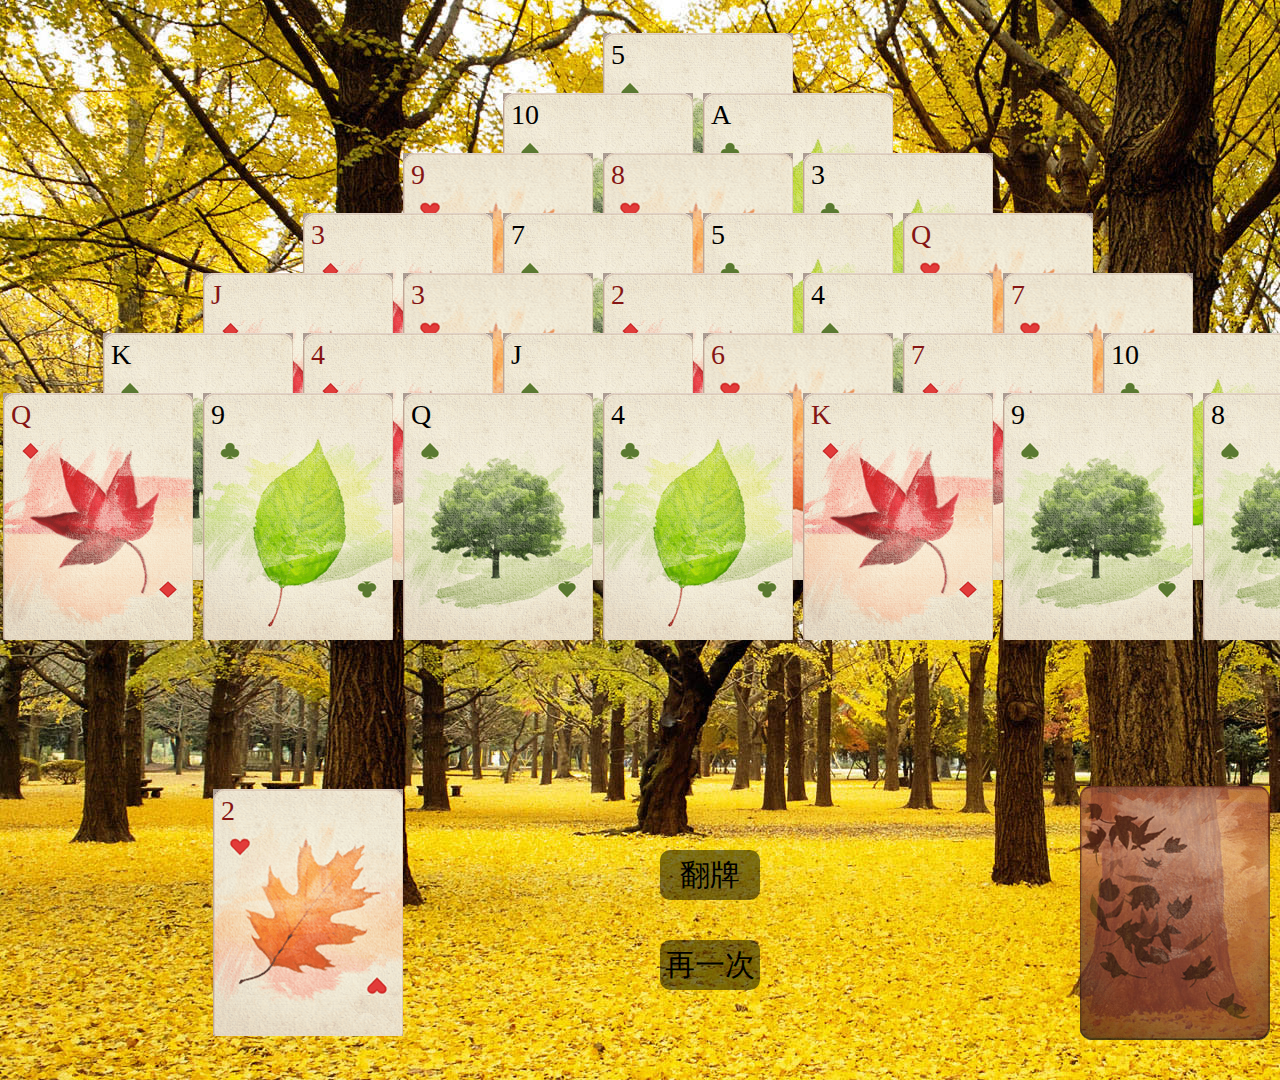
<file: index.html>
<!doctype html>
<html>
  <head>
    <meta charset="utf-8"/>
    <meta name="viewport" content="width=device-width, initial-scale=1">
    <title>puke</title>
    <link rel="stylesheet" href="./css/index.css"/>
    <script src="./scripts/index.js"></script>
  </head>
  <body>
  	<div id="end"></div>
    <div class="sence" id="sence">
      <div class="change" id="change">翻牌</div>
      <div class="re-change" id="re-change">再一次</div>
      <div class="change-place" id="change-place"></div>
      <div class="left-place" id="left-place"></div>
    </div>
  </body>
</html>
</file>
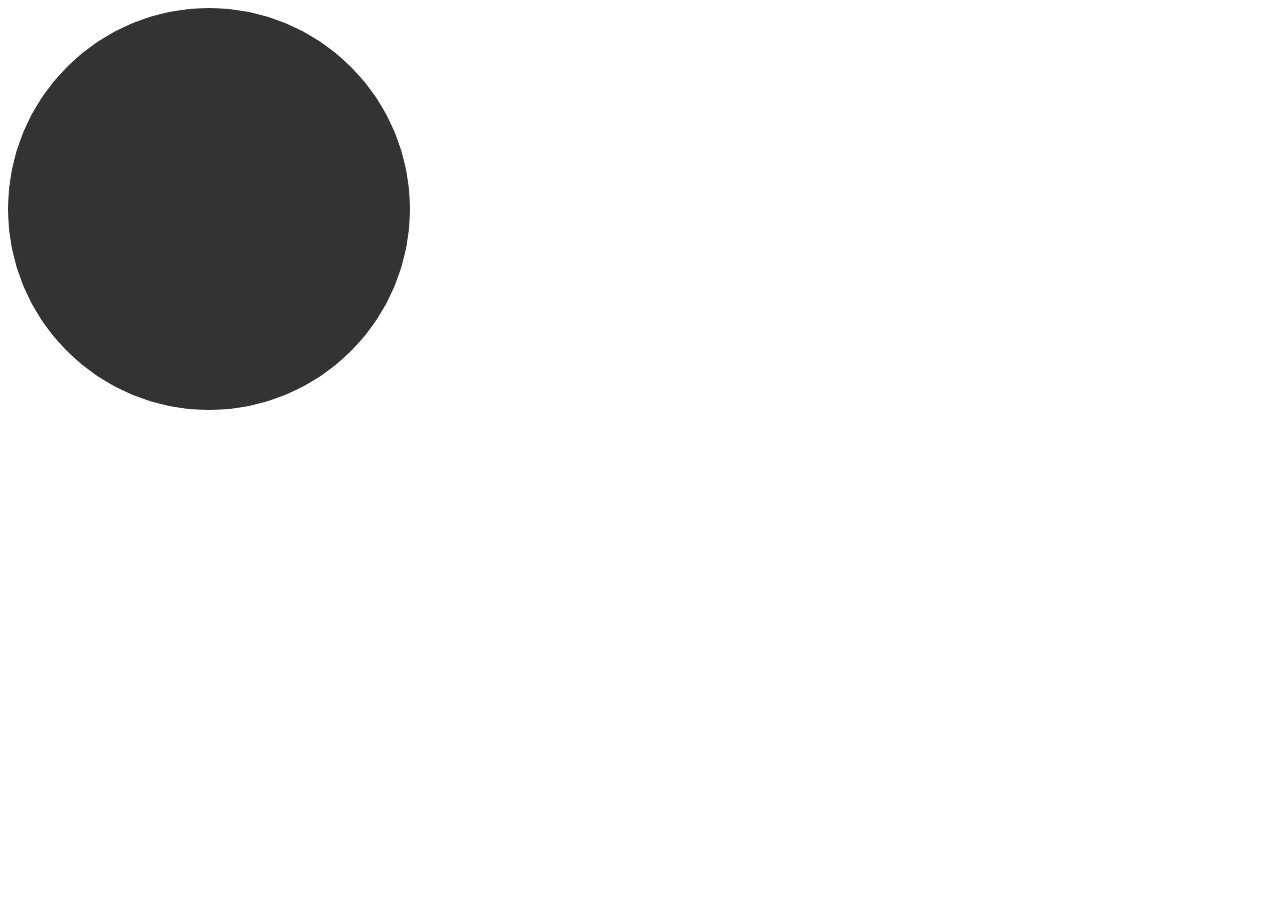
<file: scss/demo.html>
<!doctype html>
<html lang="en">
<head>
	<meta charset="UTF-8">
	<title>Document</title>
	<link rel="stylesheet" href="demo.css">
</head>
<body>
	<ul class="test">
		<li></li>
		<li></li>
		<li></li>
		<li></li>
		<li></li>
		<li></li>
		<li></li>
		<li></li>
		<li></li>
		<li></li>
		<li></li>
		<li></li>
		<li></li>
		<li></li>
		<li></li>
		<li></li>
		<li></li>
		<li></li>
		<li></li>
		<li></li>
		<li></li>
		<li></li>
		<li></li>
		<li></li>
		<li></li>
		<li></li>
		<li></li>
		<li></li>
		<li></li>
		<li></li>
		<li></li>
		<li></li>
		<li></li>
		<li></li>
		<li></li>
		<li></li>
		<li></li>
		<li></li>
		<li></li>
		<li></li>
		<li></li>
		<li></li>
		<li></li>
		<li></li>
		<li></li>
		<li></li>
		<li></li>
		<li></li>
		<li></li>
		<li></li>
		<li></li>
		<li></li>
		<li></li>
		<li></li>
		<li></li>
		<li></li>
		<li></li>
		<li></li>
		<li></li>
		<li></li>
	</ul>
</body>
</html>
</file>
<file: css/index.css>
body{
    margin:0;
    font-family:"Firenze";
    font-size:15px;
    background:url(../images/hh.jpg);
    cursor: pointer;
}
#sence{
    width:1470px;
    height:1020px;
    margin:30px auto;
    position:relative;
}
#change{
    width:100px;
    height:50px;
    position:absolute;
    bottom:150px;
    left:660px;
    text-align: center;
    line-height: 50px;
    background-color: rgba(0,0,0,0.5);
    border-radius: 10px;
    font-family: "方正字迹-吕建德字体";
    font-size:2em;
    cursor: pointer;
}
#re-change{
    width:100px;
    height:50px;
    position:absolute;
    bottom:60px;
    left:660px;
    text-align: center;
    line-height: 50px;
    background-color: rgba(0,0,0,0.5);
    border-radius: 10px;
    font-family: "方正字迹-吕建德字体";
    font-size:2em;
    cursor: pointer;
}
#change:hover{
	background-color: rgba(255,22,22,0.5);
	color:white;
}
#re-change:hover{
	background-color: rgba(255,22,22,0.5);
	color:white;
}
#change-place{
    width:190px;
    height:254px;
    position:absolute;
    right:200px;
    bottom:10px;
    opacity:0.8;
    background: #F9D10E;
    background-image:url(../images/beimian.png);
}
#left-place{
    width:150px;
    height:254px;
    position:absolute;
    left:210px;
    bottom:10px;
}
.puke{
    position:absolute;
    width:182px;
    height:241px;
    margin:3px;
    text-align:left;
    font-size:28px;
    padding-left:8px;
    padding-top:6px;

}
.clear{
    clear:both;
}
#end{
	width: 500px;
	height: 500px;
	background-color: rgba(0,0,0,0.5);
	position: absolute;
	top:100px;
	left: 580px;
	z-index: 99999;
	background-image: url(../images/ffff.png);
	border-radius: 20px;
	display: none;
}
</file>
<file: scss/demo.css>
.test {
  width: 400px;
  height: 400px;
  border-radius: 50%;
  position: relative;
  border: 1px solid #333;
  margin: 0;
  padding: 0;
  list-style: none;
  background: #333;
}

li {
  position: absolute;
  left: 0;
  right: 0;
  top: 0;
  bottom: 0;
  margin: auto;
}

li {
  width: 1px;
  height: 20px;
  transition: all .8s ease;
  background: #ddd;
  list-style: none;
  opacity: 0;
}

li:nth-child(5n) {
  width: 2px;
  height: 40px;
  background: #fff;
}

.test:hover li:nth-child(1) {
  transform: rotateZ(6deg) translateY(190px);
  opacity: 1;
}

.test:hover li:nth-child(2) {
  transform: rotateZ(12deg) translateY(190px);
  opacity: 1;
}

.test:hover li:nth-child(3) {
  transform: rotateZ(18deg) translateY(190px);
  opacity: 1;
}

.test:hover li:nth-child(4) {
  transform: rotateZ(24deg) translateY(190px);
  opacity: 1;
}

.test:hover li:nth-child(5) {
  transform: rotateZ(30deg) translateY(190px);
  opacity: 1;
}

.test:hover li:nth-child(6) {
  transform: rotateZ(36deg) translateY(190px);
  opacity: 1;
}

.test:hover li:nth-child(7) {
  transform: rotateZ(42deg) translateY(190px);
  opacity: 1;
}

.test:hover li:nth-child(8) {
  transform: rotateZ(48deg) translateY(190px);
  opacity: 1;
}

.test:hover li:nth-child(9) {
  transform: rotateZ(54deg) translateY(190px);
  opacity: 1;
}

.test:hover li:nth-child(10) {
  transform: rotateZ(60deg) translateY(190px);
  opacity: 1;
}

.test:hover li:nth-child(11) {
  transform: rotateZ(66deg) translateY(190px);
  opacity: 1;
}

.test:hover li:nth-child(12) {
  transform: rotateZ(72deg) translateY(190px);
  opacity: 1;
}

.test:hover li:nth-child(13) {
  transform: rotateZ(78deg) translateY(190px);
  opacity: 1;
}

.test:hover li:nth-child(14) {
  transform: rotateZ(84deg) translateY(190px);
  opacity: 1;
}

.test:hover li:nth-child(15) {
  transform: rotateZ(90deg) translateY(190px);
  opacity: 1;
}

.test:hover li:nth-child(16) {
  transform: rotateZ(96deg) translateY(190px);
  opacity: 1;
}

.test:hover li:nth-child(17) {
  transform: rotateZ(102deg) translateY(190px);
  opacity: 1;
}

.test:hover li:nth-child(18) {
  transform: rotateZ(108deg) translateY(190px);
  opacity: 1;
}

.test:hover li:nth-child(19) {
  transform: rotateZ(114deg) translateY(190px);
  opacity: 1;
}

.test:hover li:nth-child(20) {
  transform: rotateZ(120deg) translateY(190px);
  opacity: 1;
}

.test:hover li:nth-child(21) {
  transform: rotateZ(126deg) translateY(190px);
  opacity: 1;
}

.test:hover li:nth-child(22) {
  transform: rotateZ(132deg) translateY(190px);
  opacity: 1;
}

.test:hover li:nth-child(23) {
  transform: rotateZ(138deg) translateY(190px);
  opacity: 1;
}

.test:hover li:nth-child(24) {
  transform: rotateZ(144deg) translateY(190px);
  opacity: 1;
}

.test:hover li:nth-child(25) {
  transform: rotateZ(150deg) translateY(190px);
  opacity: 1;
}

.test:hover li:nth-child(26) {
  transform: rotateZ(156deg) translateY(190px);
  opacity: 1;
}

.test:hover li:nth-child(27) {
  transform: rotateZ(162deg) translateY(190px);
  opacity: 1;
}

.test:hover li:nth-child(28) {
  transform: rotateZ(168deg) translateY(190px);
  opacity: 1;
}

.test:hover li:nth-child(29) {
  transform: rotateZ(174deg) translateY(190px);
  opacity: 1;
}

.test:hover li:nth-child(30) {
  transform: rotateZ(180deg) translateY(190px);
  opacity: 1;
}

.test:hover li:nth-child(31) {
  transform: rotateZ(186deg) translateY(190px);
  opacity: 1;
}

.test:hover li:nth-child(32) {
  transform: rotateZ(192deg) translateY(190px);
  opacity: 1;
}

.test:hover li:nth-child(33) {
  transform: rotateZ(198deg) translateY(190px);
  opacity: 1;
}

.test:hover li:nth-child(34) {
  transform: rotateZ(204deg) translateY(190px);
  opacity: 1;
}

.test:hover li:nth-child(35) {
  transform: rotateZ(210deg) translateY(190px);
  opacity: 1;
}

.test:hover li:nth-child(36) {
  transform: rotateZ(216deg) translateY(190px);
  opacity: 1;
}

.test:hover li:nth-child(37) {
  transform: rotateZ(222deg) translateY(190px);
  opacity: 1;
}

.test:hover li:nth-child(38) {
  transform: rotateZ(228deg) translateY(190px);
  opacity: 1;
}

.test:hover li:nth-child(39) {
  transform: rotateZ(234deg) translateY(190px);
  opacity: 1;
}

.test:hover li:nth-child(40) {
  transform: rotateZ(240deg) translateY(190px);
  opacity: 1;
}

.test:hover li:nth-child(41) {
  transform: rotateZ(246deg) translateY(190px);
  opacity: 1;
}

.test:hover li:nth-child(42) {
  transform: rotateZ(252deg) translateY(190px);
  opacity: 1;
}

.test:hover li:nth-child(43) {
  transform: rotateZ(258deg) translateY(190px);
  opacity: 1;
}

.test:hover li:nth-child(44) {
  transform: rotateZ(264deg) translateY(190px);
  opacity: 1;
}

.test:hover li:nth-child(45) {
  transform: rotateZ(270deg) translateY(190px);
  opacity: 1;
}

.test:hover li:nth-child(46) {
  transform: rotateZ(276deg) translateY(190px);
  opacity: 1;
}

.test:hover li:nth-child(47) {
  transform: rotateZ(282deg) translateY(190px);
  opacity: 1;
}

.test:hover li:nth-child(48) {
  transform: rotateZ(288deg) translateY(190px);
  opacity: 1;
}

.test:hover li:nth-child(49) {
  transform: rotateZ(294deg) translateY(190px);
  opacity: 1;
}

.test:hover li:nth-child(50) {
  transform: rotateZ(300deg) translateY(190px);
  opacity: 1;
}

.test:hover li:nth-child(51) {
  transform: rotateZ(306deg) translateY(190px);
  opacity: 1;
}

.test:hover li:nth-child(52) {
  transform: rotateZ(312deg) translateY(190px);
  opacity: 1;
}

.test:hover li:nth-child(53) {
  transform: rotateZ(318deg) translateY(190px);
  opacity: 1;
}

.test:hover li:nth-child(54) {
  transform: rotateZ(324deg) translateY(190px);
  opacity: 1;
}

.test:hover li:nth-child(55) {
  transform: rotateZ(330deg) translateY(190px);
  opacity: 1;
}

.test:hover li:nth-child(56) {
  transform: rotateZ(336deg) translateY(190px);
  opacity: 1;
}

.test:hover li:nth-child(57) {
  transform: rotateZ(342deg) translateY(190px);
  opacity: 1;
}

.test:hover li:nth-child(58) {
  transform: rotateZ(348deg) translateY(190px);
  opacity: 1;
}

.test:hover li:nth-child(59) {
  transform: rotateZ(354deg) translateY(190px);
  opacity: 1;
}

.test:hover li:nth-child(60) {
  transform: rotateZ(360deg) translateY(190px);
  opacity: 1;
}
</file>
